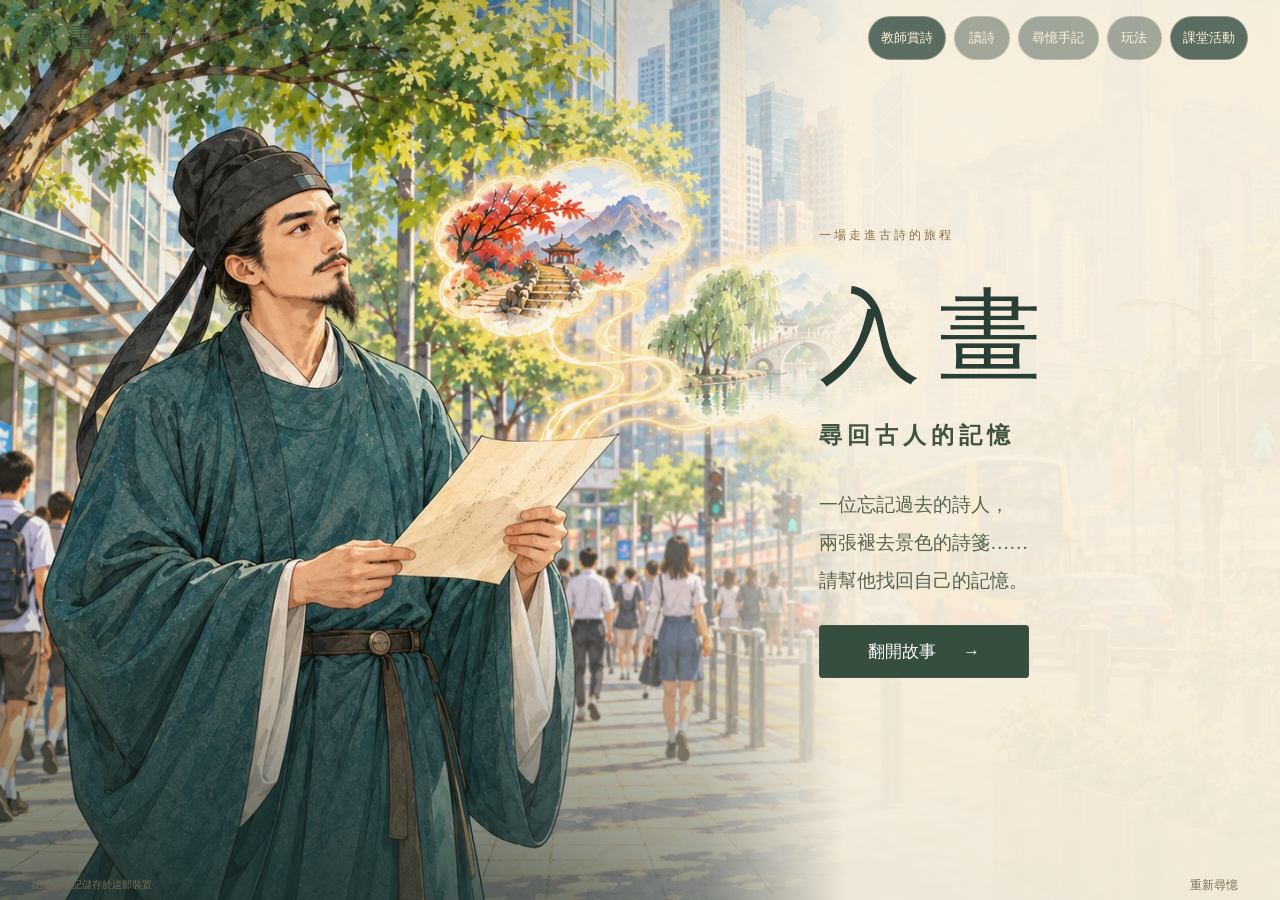
<file: index.html>
<!doctype html><html lang="zh-Hant"><head><meta charset="utf-8"><meta name="viewport" content="width=device-width,initial-scale=1"><meta name="theme-color" content="#29362f"><title>入畫｜尋回古人的記憶</title><link rel="stylesheet" href="./ruhua/style.css?v=20261120-complete-v2"><style>.score-card .classdojo-reward{margin:10px 0 0;color:#ffe1a0;font:700 clamp(26px,4vw,36px)/1.3 system-ui,sans-serif;overflow-wrap:anywhere}</style></head><body>
<header><a href="#" id="brand"><strong>入畫</strong><span>尋回古人的記憶</span></a><nav aria-label="工具"><a class="student-activity-link" href="./appreciation.html">教師賞詩</a><button data-modal="poem">讀詩</button><button data-modal="journal">尋憶手記</button><button data-modal="help">玩法</button><a class="student-activity-link" href="./activities.html">課堂活動</a></nav></header>
<main id="main"><section id="landscape" aria-label="可移動觀看的水彩秋山"><div id="world"></div><div class="scene-top"><span>第一章・秋山歸憶</span><span id="progress"></span><span id="score-badge" role="status" aria-live="polite" hidden></span></div><div id="intro-art" hidden><div class="book-aura" aria-hidden="true"></div><div class="storybook" role="img" aria-label="一本緩緩翻開的古詩課本，左頁寫着山行，右頁寫着江南春"><div class="book-base"></div><div class="book-page page-left"><span class="page-heading">山行</span><span class="page-verses">遠上寒山石徑斜<br>白雲生處有人家<br>停車坐愛楓林晚<br>霜葉紅於二月花</span></div><div class="book-page page-right"><span class="page-heading">江南春</span><span class="page-verses">千里鶯啼綠映紅<br>水村山郭酒旗風<br>南朝四百八十寺<br>多少樓臺煙雨中</span></div><div class="book-turn turn-one" aria-hidden="true"></div><div class="book-turn turn-two" aria-hidden="true"></div><div class="book-cover" aria-hidden="true"><span>古詩</span><small>入畫 · 尋憶</small></div><div class="book-spine" aria-hidden="true"></div></div><img id="visitor" alt="一位身穿古裝的陌生男子從書中浮現"><p class="opening-caption" role="status">書頁翻動，一段往事正在甦醒……</p></div><div id="home"><p class="kicker">一場走進古詩的旅程</p><h1>入畫</h1><h2>尋回古人的記憶</h2><p>一位忘記過去的詩人，<br>兩張褪去景色的詩箋……<br>請幫他找回自己的記憶。</p><button id="start" class="primary">翻開故事 <span aria-hidden="true">→</span></button></div><div class="scene-bottom"><p id="scene-status" role="status" hidden>秋山正在浮現……</p><div id="views"><button id="scene-replay" hidden>再看景物</button><button data-view="poet">看杜牧</button><button data-view="wide">看全景</button><button data-view="angle">換個角度</button><button data-zoom="0.8" aria-label="放大景物">＋</button><button data-zoom="1.25" aria-label="縮小景物">−</button></div><small>拖曳看景・雙指縮放</small></div></section><aside id="reveal-banner" aria-label="新景物出現" hidden><p id="reveal-title" role="status"></p><p id="reveal-detail"></p><p id="reveal-quote"></p><button id="reveal-continue" type="button">看到了，繼續</button></aside><section id="panel" aria-label="故事與尋憶任務" hidden></section><button id="task-toggle" class="task-toggle" type="button" aria-controls="panel" aria-expanded="true" hidden>收起任務 ▾</button></main>
<footer><span id="save-status" role="status">記憶與手記儲存於這部裝置</span><button id="reset">重新尋憶</button></footer>
<dialog id="verse-screen" aria-labelledby="verse-title"><div class="verse-content"><p class="verse-kicker">山行 · 杜牧</p><h2 id="verse-title"></h2><button id="enter-verse" type="button">走入詩句 <span aria-hidden="true">→</span></button></div></dialog><dialog id="modal"><button id="close-modal" class="close" aria-label="關閉">×</button><div id="modal-content"></div></dialog><script type="module" src="./ruhua/app.mjs?v=20261120-complete-v2"></script></body></html>
</file>
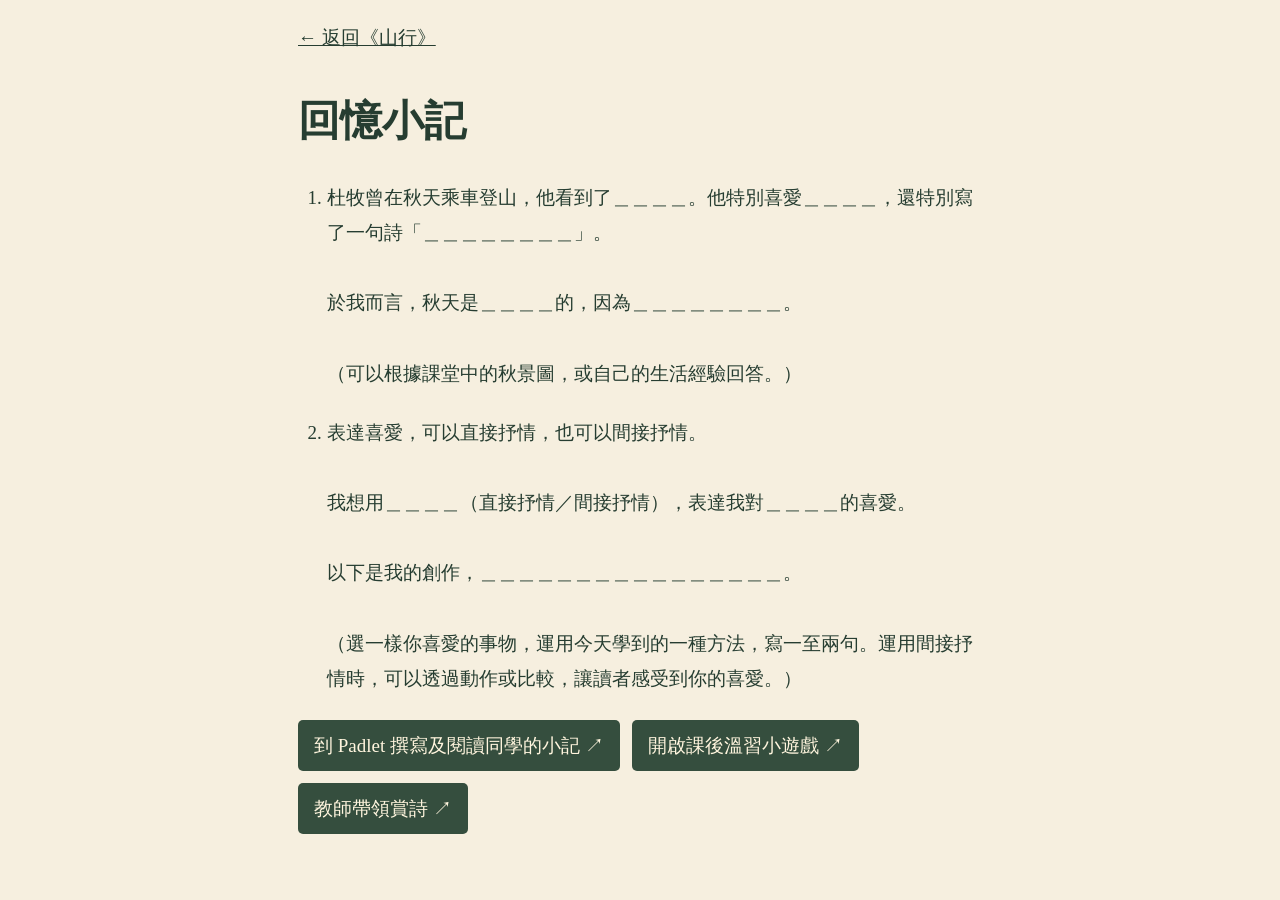
<file: activities.html>
<!doctype html>
<html lang="zh-Hant-HK"><meta charset="utf-8"><meta name="viewport" content="width=device-width, initial-scale=1"><title>課堂活動｜入畫</title>
<style>
*{box-sizing:border-box}body{margin:0;background:#f6efdf;color:#263d31;font:19px/1.85 "Songti TC","Noto Serif TC",serif}
header,main{max-width:780px;margin:auto;padding:20px clamp(20px,6vw,48px)}header a{color:inherit}
main{padding-top:8px}h1{font-size:clamp(28px,5vw,42px);margin:0 0 12px}ol{padding-inline-start:1.5em}li{white-space:pre-line}li+li{margin-top:24px}
.activity-links{display:flex;gap:12px;flex-wrap:wrap;margin-top:24px}.activity-links a{display:inline-flex;align-items:center;min-height:48px;padding:8px 16px;border-radius:5px;background:#354e3e;color:#fff5de;text-decoration:none}.activity-links a:hover{text-decoration:underline}a:focus-visible{outline:3px solid #99592d;outline-offset:4px}
</style><header><a href="./index.html">← 返回《山行》</a></header><main><h1>回憶小記</h1><ol><li>杜牧曾在秋天乘車登山，他看到了＿＿＿＿。他特別喜愛＿＿＿＿，還特別寫了一句詩「＿＿＿＿＿＿＿＿」。

於我而言，秋天是＿＿＿＿的，因為＿＿＿＿＿＿＿＿。

（可以根據課堂中的秋景圖，或自己的生活經驗回答。）</li><li>表達喜愛，可以直接抒情，也可以間接抒情。

我想用＿＿＿＿（直接抒情／間接抒情），表達我對＿＿＿＿的喜愛。

以下是我的創作，＿＿＿＿＿＿＿＿＿＿＿＿＿＿＿＿。

（選一樣你喜愛的事物，運用今天學到的一種方法，寫一至兩句。運用間接抒情時，可以透過動作或比較，讓讀者感受到你的喜愛。）</li></ol><div class="activity-links"><a href="https://padlet.com/ythan/padlet-s025j7z6d0p4sdrxka86" target="_blank" rel="noopener noreferrer">到 Padlet 撰寫及閱讀同學的小記 ↗</a><a href="https://sayo.ai/zh-HK/hub/cmwk32nnr000i08ldizsfd39b" target="_blank" rel="noopener noreferrer">開啟課後溫習小遊戲 ↗</a><a href="./appreciation.html">教師帶領賞詩 ↗</a></div></main></html>
</file>
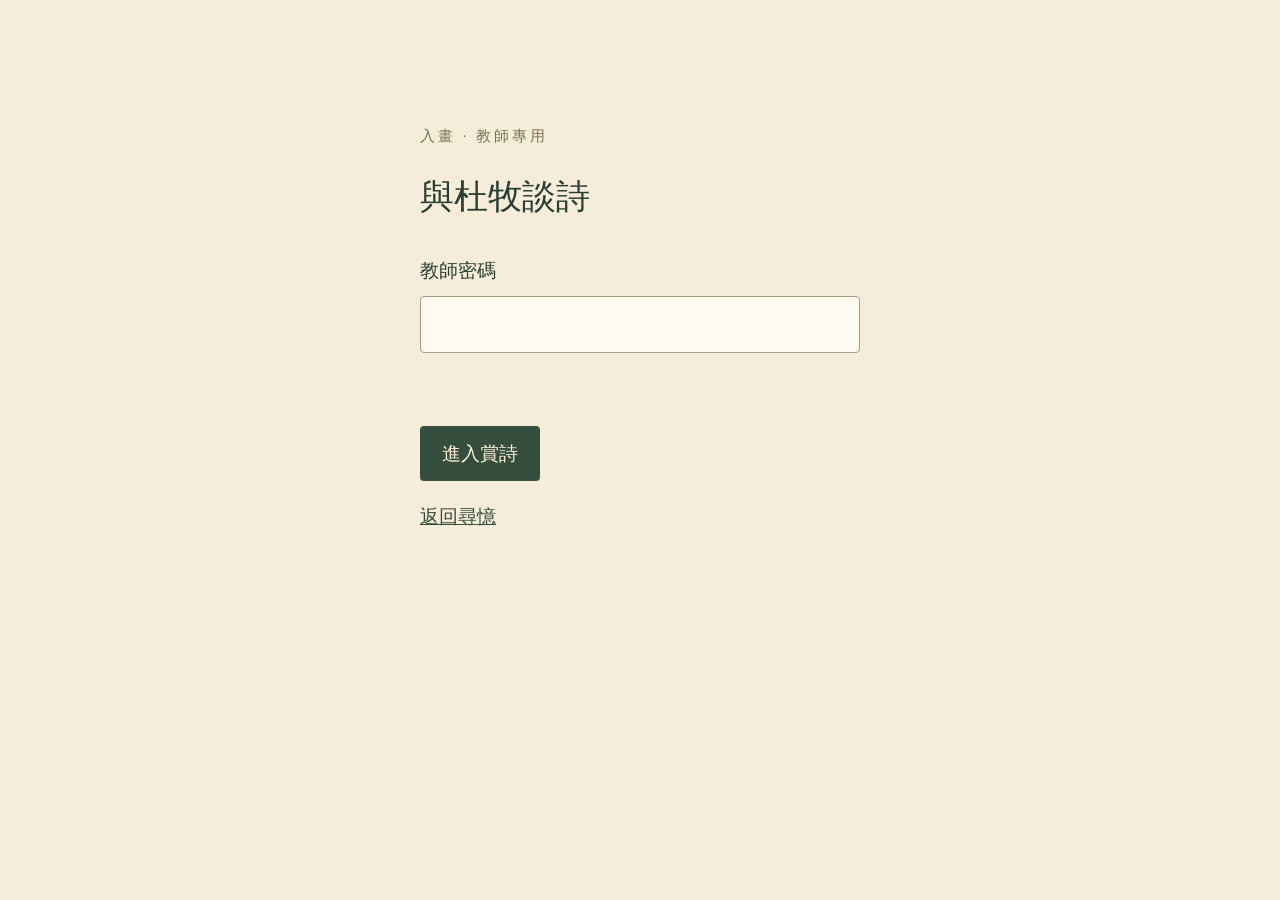
<file: appreciation.html>
<!doctype html>
<html lang="zh-Hant-HK"><head><meta charset="utf-8"><meta name="viewport" content="width=device-width,initial-scale=1"><meta name="robots" content="noindex"><meta name="referrer" content="same-origin"><title>教師賞詩｜入畫</title>
<style>*{box-sizing:border-box}body{margin:0;background:#f5edda;color:#293e34;font:19px/1.85 "Songti TC","Noto Serif TC",serif;padding:12vh 7vw}main{max-width:440px;margin:auto}h1{font-size:34px;font-weight:500;margin:8px 0 24px}.eyebrow{font-size:15px;color:#7b704e;letter-spacing:3px}label,input,button{display:block}input{width:100%;font:inherit;padding:10px 12px;border:1px solid #a49b80;background:#fffaf0;border-radius:4px;min-height:48px;margin-top:8px}button{font:inherit;background:#354e3e;color:#fff2d8;border:0;border-radius:4px;padding:10px 22px;min-height:48px;margin:18px 0;cursor:pointer}button:disabled{opacity:.6;cursor:wait}a{color:#354e3e}#login-status{color:#8d432c;min-height:1.85em}input:focus-visible,button:focus-visible,a:focus-visible{outline:3px solid #aa753e;outline-offset:4px}</style></head>
<body><main><p class="eyebrow">入畫 · 教師專用</p><h1>與杜牧談詩</h1><form id="teacher-login"><label for="teacher-password">教師密碼</label><input id="teacher-password" type="password" autocomplete="off" autocapitalize="off" spellcheck="false" maxlength="128" aria-describedby="login-status"><p id="login-status" role="status" aria-live="polite"></p><button type="submit">進入賞詩</button></form><a href="./index.html">返回尋憶</a><noscript><p>請啟用 JavaScript 後再開啟教師賞詩。</p></noscript></main><script type="module" src="./ruhua/teacher-unlock.mjs?v=20261120-complete-v2"></script></body></html>
</file>
<file: ruhua/style.css>
:root{color-scheme:light;--ink:#343c32;--muted:#707463;--paper:#faf6ec;--line:#d9d6c6;--red:#924731;--green:#3d5a48;font-family:var(--reading-font);font-size:16px}*{box-sizing:border-box}body{margin:0;background:#eee8d9;color:var(--ink)}button,a,input,textarea{-webkit-tap-highlight-color:transparent}button{font:inherit;color:inherit;cursor:pointer;border:1px solid var(--line);border-radius:7px;padding:.65rem .85rem;background:var(--paper);touch-action:manipulation}button:hover{border-color:var(--green);background:#eeeddf}button:focus-visible,a:focus-visible,input:focus-visible,textarea:focus-visible{outline:3px solid #a56b3f;outline-offset:3px}button:disabled{opacity:.4;cursor:default}button.primary{background:var(--green);color:white;border-color:var(--green);font-weight:600;padding:.9rem 1.4rem}button.primary:hover{background:#2c4938}.primary span{margin-left:1.4rem}header{height:76px;padding:0 3%;display:flex;align-items:center;justify-content:space-between;border-bottom:1px solid var(--line);background:#f8f3e8}#brand{text-decoration:none;color:var(--ink);display:flex;align-items:center;gap:18px}#brand strong{font:700 29px var(--reading-font);letter-spacing:6px}#brand span{font-size:13px;letter-spacing:2px}nav{display:flex;gap:8px}nav button{background:transparent;font-size:14px}main{display:grid;grid-template-columns:minmax(0,1.4fr) minmax(350px,1fr);min-height:calc(100svh - 122px);max-width:1800px;margin:auto;overflow:clip}main.home-mode,main.free-mode{grid-template-columns:1fr}#landscape{position:relative;min-height:600px;overflow:clip;background:#f3eddf;isolation:isolate}#world{position:absolute;inset:0}#world canvas{display:block;width:100%;height:100%;touch-action:none}.scene-top{position:absolute;top:24px;left:26px;right:26px;display:flex;gap:12px;justify-content:space-between;pointer-events:none;font-size:13px;letter-spacing:2px;color:#586451}.scene-top>span{padding:7px 10px;background:#faf6ece0;border-radius:4px}#progress{letter-spacing:0}.scene-bottom{position:absolute;bottom:20px;left:24px;right:24px;pointer-events:none}.scene-bottom button{pointer-events:auto;font-size:13px;background:#faf6eceb;backdrop-filter:blur(8px)}#views{display:flex;gap:6px;flex-wrap:wrap}.scene-bottom small{display:block;margin-top:8px;color:#66705c;letter-spacing:1px;text-shadow:0 0 6px #faf6ec}#scene-status{max-width:max-content;background:#faf6ece8;padding:5px 8px;font-size:12px;border-radius:4px;color:#66705c}#panel{background:var(--paper);border-left:1px solid var(--line);padding:36px clamp(22px,3vw,48px);display:flex;flex-direction:column;justify-content:center;min-width:0}#panel[hidden],#home[hidden],#intro-art[hidden]{display:none}.kicker{font-size:12px;letter-spacing:3px;color:var(--muted);margin:0 0 15px}h1,h2,h3,blockquote,.frame,.poem-text{font-family:var(--reading-font)}h2{font-size:25px;font-weight:600;letter-spacing:2px;line-height:1.5;margin:0 0 20px}.poem-line{font-size:25px;letter-spacing:3px;color:var(--red);margin:0 0 24px;border-bottom:1px solid var(--line);padding-bottom:20px;white-space:nowrap}.speaker{font-size:12px;letter-spacing:2px;color:var(--muted);margin:0 0 8px}.speech{font-size:17px;line-height:1.9;margin:0 0 20px}.narration{font-size:14px;line-height:1.9;color:var(--muted);margin:0 0 20px}fieldset{border:0;padding:0;margin:0}legend,.task{font-size:16px;font-weight:600;line-height:1.7;margin:0 0 14px;padding:0}label.choice{display:flex;align-items:center;gap:10px;padding:13px 14px;border:1px solid var(--line);border-radius:7px;margin-bottom:9px;cursor:pointer;line-height:1.6;background:#fffdf7}label.choice:has(input:checked){background:#e8eee3;border-color:#71846a}input[type=radio]{accent-color:var(--green);width:17px;height:17px;flex-shrink:0}.actions{margin-top:22px;display:flex;gap:10px;flex-wrap:wrap;align-items:center}.actions .primary{flex-grow:1}.feedback{font-size:15px;color:#8a4631;line-height:1.8;border-left:3px solid #bb8a66;padding:10px 14px;background:#f5ecde;margin:14px 0 0}.feedback:empty{display:none}.frame{font-size:24px;line-height:1.9;color:var(--green);padding:20px 0;margin:0 0 14px;border-block:1px solid var(--line)}.share-hint{font-size:14px;color:var(--muted);line-height:1.7}.note-fields{display:grid;gap:12px}.note-fields label{font-size:15px;line-height:1.8}.note-fields input,.note-fields textarea{display:block;width:100%;font:inherit;background:#fffdf7;border:1px solid var(--line);border-radius:6px;padding:10px;color:var(--ink);resize:vertical}.note-fields textarea{min-height:72px}.note-example{font-size:14px;line-height:1.8;color:var(--green);padding:12px;background:#edf0e5}footer{height:46px;display:flex;justify-content:space-between;align-items:center;padding:0 3%;font-size:11px;color:var(--muted);border-top:1px solid var(--line)}footer button{font-size:12px;padding:4px 10px;background:transparent;border:0}#home{position:relative;z-index:2;margin:100px 0 180px 10%;width:max-content;max-width:84%;padding:24px 32px;background:#f8f3e8e8;box-shadow:0 20px 70px #66633a09;border-radius:3px}#home h1{font-size:clamp(64px,8vw,108px);letter-spacing:16px;margin:0 0 8px;font-weight:500}#home h2{font-size:20px;letter-spacing:5px}#home>p:not(.kicker){font-size:16px;line-height:2.1;margin:24px 0}#home .primary{min-width:210px}.home-mode #views,.home-mode #scene-status,.home-mode .scene-bottom small{display:none}#intro-art{position:absolute;inset:14% 10% 20%;display:flex;align-items:flex-end;justify-content:center;pointer-events:none;background:radial-gradient(ellipse,#fbf7eddd,transparent 70%)}.book{position:absolute;bottom:0;width:min(90%,400px);height:160px;display:flex;filter:drop-shadow(0 20px 18px #393b3325);perspective:600px}.book span{display:block;width:50%;padding:26px;background:#fdf8e9;border:1px solid #c8bda0;font:26px var(--reading-font);color:#928d7b;text-align:center;transform:rotateY(-18deg);border-radius:4px 2px 2px 10px;box-shadow:inset -10px 0 18px #b8ab8b22}.book span+span{transform:rotateY(18deg);animation:page 1.8s ease-out}.book small{font-size:14px}#visitor{position:relative;height:90%;max-width:85%;object-fit:contain;filter:drop-shadow(0 5px 15px #61584133);animation:arrive 1.5s ease-out}.second-sheet{height:110px;background:linear-gradient(155deg,#ccd8bd33,#ffffff44),repeating-linear-gradient(110deg,transparent 0 16px,#7f93891a 17px 18px);border:1px solid var(--line);position:relative;margin-bottom:18px;display:flex;align-items:center;justify-content:center;color:#607a62;font:24px var(--reading-font);letter-spacing:6px}.second-sheet:before{content:'▱　▱';position:absolute;bottom:12px;right:24px;opacity:.25;font-size:40px}.coming{font-size:14px;color:var(--muted)}dialog{width:min(550px,calc(100vw - 30px));max-height:85svh;border:1px solid var(--line);padding:32px;background:var(--paper);border-radius:12px;color:var(--ink);box-shadow:0 20px 100px #252b3233}dialog::backdrop{background:#222b2666;backdrop-filter:blur(4px)}.close{float:right;border:0;background:transparent;font-size:24px;padding:0 5px;margin:-15px -10px 5px 10px}dialog h2{font-size:24px}dialog p{line-height:1.9}.poem-text{font-size:24px;line-height:2.2;letter-spacing:3px;text-align:center}.author{text-align:center;color:var(--muted)}.journal-list{padding-left:23px;line-height:2}.journal-note{background:#edf0e5;padding:16px;line-height:2;border-radius:6px}.free-mode #panel{position:absolute;width:1px;height:1px;padding:0;overflow:clip;clip-path:inset(50%)}.free-mode .scene-top:after{content:'記憶已復原';padding:7px;background:#faf6ece0;font-size:13px}#main.intro-mode #world{opacity:.2}#main.intro-mode .scene-bottom{display:none}@keyframes page{0%{transform:rotateY(-155deg)}100%{transform:rotateY(18deg)}}@keyframes arrive{0%{opacity:0;transform:translateY(60px) scale(.85)}100%{opacity:1;transform:none}}@media(min-width:1100px) and (max-height:850px){#panel{padding-block:24px}.speech{font-size:16px;margin-bottom:14px}.poem-line{margin-bottom:16px;padding-bottom:16px}.choice{font-size:15px}#landscape{min-height:590px}}@media(max-width:800px){header{height:66px;padding:0 14px}#brand{gap:8px}#brand strong{font-size:25px}#brand span{display:none}nav{gap:3px}nav button{font-size:12px;padding:8px}main{grid-template-columns:1fr;min-height:calc(100svh - 112px)}#landscape{min-height:460px;height:55svh}#panel{border-left:0;border-top:1px solid var(--line);padding:28px 22px;justify-content:start}.scene-top{top:14px;left:14px;right:14px;font-size:11px;letter-spacing:1px}.scene-bottom{left:14px;bottom:12px;right:14px}#home{margin:75px auto 130px;padding:20px 26px}#home h1{font-size:65px}#home>p:not(.kicker){font-size:14px;margin:14px 0}.home-mode #landscape{height:auto;min-height:calc(100svh - 112px)}.free-mode #landscape{height:calc(100svh - 112px)}#intro-art{inset:15% 10% 8%}.book{height:100px;width:280px}.book span{padding:12px;font-size:20px}h2{font-size:23px}.poem-line{font-size:23px;letter-spacing:3px}.frame{font-size:22px}footer{padding:0 14px}.scene-bottom button{font-size:12px;padding:8px}dialog{padding:26px}.poem-text{font-size:21px;letter-spacing:1px}}@media(prefers-reduced-motion:reduce){*,*:before,*:after{animation:none!important;scroll-behavior:auto!important}}
#progress:empty{display:none}@media(min-width:801px){main{height:calc(100svh - 122px);min-height:0}#landscape{min-height:0;height:100%}#panel{overflow-y:auto;justify-content:flex-start}#panel>.kicker{margin-top:auto}#panel>.actions:last-child,#panel>form:last-child{margin-bottom:auto}.home-mode #landscape{min-height:0}.home-mode #home{margin-block:60px 120px}.home-mode{min-height:620px}}@media(max-width:800px){.free-mode #landscape{min-height:0}.scene-bottom #scene-status{max-width:100%;line-height:1.7;font-size:11px}}
/* 《日暮之前》：滿幅水彩、暮色字幕與留白詩箋。 */
:root{--paper:#f5edda;--ink:#293e34;--muted:#b9c4af;--line:#d8c29a70;--green:#354e3e;--red:#e4c08a;font-family:var(--reading-font)}body{background:#28342e;color:#fff3dc}body>header{position:absolute;top:0;left:0;right:0;height:76px;border:0;background:linear-gradient(#23382b88,transparent);z-index:20;padding:0 32px}#brand{color:#fff3dc;text-shadow:0 2px 8px #23382d}#brand strong{font-weight:500}#brand span{font-family:var(--reading-font);letter-spacing:2px}nav button{color:#fff3dc;background:#233e3366;border-color:#f1e4c860;border-radius:22px;backdrop-filter:blur(7px);font-family:var(--reading-font);font-size:13px}nav button:hover{background:#536447c9;border-color:#f5dfb6}main,main.home-mode,main.free-mode{position:relative;display:block;height:100svh;min-height:720px;max-width:none;overflow:clip;margin:0}#landscape,.home-mode #landscape,.free-mode #landscape{position:absolute;inset:0;width:100%;height:100%;min-height:0}#world{background:#738478;touch-action:none;cursor:grab}#world:active{cursor:grabbing}.paint-lens{position:absolute;inset:-1%;transform-origin:50% 50%;will-change:transform}.paint-lens svg{width:100%;height:100%;display:block;overflow:visible;pointer-events:none}.paint-lens [data-layer],.paint-actor{transition:opacity 1.5s ease,filter 1.6s ease}.paint-actor foreignObject div,.paint-actor canvas{display:block;width:100%;height:100%}.paint-dusk{position:absolute;inset:0;background:linear-gradient(115deg,#e2b56e12,#b9793b0d 40%,#75432f15);pointer-events:none;transition:background 2s}.evening .paint-dusk{background:linear-gradient(115deg,#e2b56e26,#b9793b23 40%,#75432f45)}.paint-vignette{position:absolute;inset:0;background:linear-gradient(#1f302d45,transparent 22%,transparent 63%,#1c2e2aaf),linear-gradient(90deg,#23372d12,transparent 38%);pointer-events:none}.paint-falling{position:absolute;inset:0;pointer-events:none;opacity:0;transition:opacity 1.5s}.remembered .paint-falling{opacity:.7}.paint-falling i{position:absolute;left:76%;top:-5%;width:16px;height:20px;background:#ae502c;clip-path:polygon(50% 0,61% 29%,90% 17%,79% 46%,100% 51%,72% 76%,50% 100%,28% 76%,0 51%,21% 46%,10% 17%,39% 29%);animation:paint-fall 15s linear infinite}.paint-falling i:nth-child(2){left:86%;animation-delay:-5s;background:#c66e35}.paint-falling i:nth-child(3){left:68%;animation-delay:-9s}.scene-top{top:87px;left:32px;right:32px;font-family:var(--reading-font);letter-spacing:2px;color:#fff2d6;font-size:12px}.scene-top>span{padding:8px 12px;background:#344b3a7a;backdrop-filter:blur(6px);border:1px solid #f1d5a441;border-radius:3px}.scene-bottom{bottom:38px;left:32px;right:auto;max-width:55%;z-index:5}.scene-bottom #scene-status{background:transparent;color:#fff1d4a3;padding:0;font-size:11px;line-height:1.8;text-shadow:0 1px 5px #1c3026;max-width:100%}.scene-bottom button{background:#263f33ba;color:#fff2d6;border-color:#e7d8b580;border-radius:24px;font-family:var(--reading-font);font-size:13px;padding:10px 14px;min-height:42px}.scene-bottom button:hover{background:#536447e8}.scene-bottom small{color:#fff1d48f;font-size:10px;letter-spacing:1px;text-shadow:0 1px 4px #23382e}#panel{position:absolute;right:3%;bottom:100px;width:min(470px,42%);height:auto;max-height:calc(100% - 238px);min-width:0;padding:25px 28px;display:block;background:linear-gradient(110deg,#20382feb,#22382edb);color:#fff3dc;border:1px solid #e6c99135;border-left:2px solid #d5b785b0;border-radius:3px;box-shadow:0 8px 40px #152b2930;backdrop-filter:blur(9px);overflow:auto;scrollbar-width:thin;scrollbar-color:#c5ad7d70 transparent}#panel>.kicker{margin-top:0}#panel>.actions:last-child,#panel>form:last-child{margin-bottom:0}#panel h2{font-weight:500;font-size:25px;margin:0 0 16px;color:#fff0d0}#panel .kicker{color:#d6bb88;font-family:var(--reading-font);letter-spacing:3px;margin-bottom:9px;font-size:11px}.poem-line{font-size:25px;margin:0 0 17px;padding-bottom:16px;letter-spacing:3px;color:#f2d6a6;border-color:#e4c58c4d}.speaker{color:#e5c891;font-family:var(--reading-font);font-size:12px}.speech{font-family:var(--reading-font);font-size:20px;font-weight:500;line-height:1.85;margin-bottom:17px}.narration{font-size:14px;color:#dddac4;line-height:1.9}.task,legend{font-size:15px;font-weight:500;color:#f7edd6;line-height:1.8;margin-bottom:13px}.choice{font-size:15px}label.choice{padding:10px 12px;background:#f8ecd90a;border-color:#e8d3ac55;color:#fff2d9;border-radius:3px;gap:10px;margin-bottom:7px}label.choice:hover{background:#f8ecd919;border-color:#e8d3ac}label.choice:has(input:checked){background:#b694563b;border-color:#e5c38d}input[type=radio]{accent-color:#dfbd80;width:17px;height:17px}.actions{margin-top:18px;gap:9px}.actions button{background:transparent;border-color:#dbc3947d;color:#f2d6a6;font-family:var(--reading-font);border-radius:3px;font-size:14px}.actions button.primary{background:#3f5845;color:#fff1d7;border:1px solid #d2bd8b80;padding:12px 18px;min-height:47px;font-weight:500;font-size:16px}.actions button.primary:hover{background:#607052}.actions button:disabled{opacity:.45}.feedback{color:#f5d1a2;background:#d2a45d12;border-left-color:#d1b376;font-size:14px;padding:9px 12px}.frame{color:#f1d7a3;font-size:24px;line-height:1.85;padding:18px 0;margin-bottom:14px;border-color:#e4c58c4d}.share-hint{color:#e5dfcb;font-size:13px}.note-example{color:#f4ddb5;background:#f4e8ca10;font-size:14px;line-height:1.8;border-left:2px solid #c8ac79}.note-fields{gap:11px}.note-fields label{color:#ecdfc5;font-size:13px}.note-fields input,.note-fields textarea{background:#f8f0dfef;color:#293e34;border-color:#c5b895;padding:9px;font-family:var(--reading-font)}.note-fields textarea{min-height:67px}.coming{color:#ded5bb;font-size:13px}.second-sheet{background:linear-gradient(155deg,#bdcaa94d,#ffffff09),repeating-linear-gradient(110deg,transparent 0 16px,#ced4c827 17px 18px);color:#e0e4c8;border-color:#d9d3b960}.home-mode #home{position:absolute;inset:0;margin:0;padding:100px 9vw 95px;display:flex;flex-direction:column;justify-content:center;align-items:flex-start;width:100%;max-width:none;background:linear-gradient(90deg,#f9f0dff5,#f7efdcce 32%,#f4e6ca45 64%,transparent);border-radius:0;box-shadow:none;color:#293e34}#home .kicker{font-family:var(--reading-font);color:#886d47}#home h1{font-size:clamp(65px,8vw,106px);font-weight:500;letter-spacing:18px;margin:9px 0 13px}#home h2{font-size:23px;letter-spacing:5px;color:#405440;margin-bottom:17px}#home>p:not(.kicker){font-family:var(--reading-font);font-size:19px;line-height:2;margin:16px 0 25px;color:#56634d}#home .primary{font-family:var(--reading-font);border-radius:3px;border-color:#405843;font-size:17px;font-weight:500;padding:14px 28px;background:#354e3e;min-width:210px}.home-mode .scene-top{display:none}body:has(.home-mode)>header{background:transparent}body:has(.home-mode) #brand{color:#3e513f;text-shadow:none}body:has(.home-mode) #brand span{color:#746c53}#intro-art{inset:13% 48% 14% 7%;background:radial-gradient(ellipse,#fbf7edb0,transparent 75%);z-index:2}#main.intro-mode #world{opacity:.68}.book span{color:#76664b}footer{position:absolute;bottom:0;left:0;right:0;z-index:20;height:30px;border:0;color:#f1e4c692;padding:0 32px;background:linear-gradient(transparent,#1c30272b);font-size:10px}footer button{color:#efe3c9;font-family:var(--reading-font)}body:has(.home-mode) footer{color:#786d57;background:transparent}body:has(.home-mode) footer button{color:#786d57}.free-mode .scene-top:after{background:#344b3a7a;border:1px solid #f1d5a441;color:#fff2d6;font-size:12px;padding:8px 12px}.free-mode .scene-bottom{max-width:90%}dialog{background:#f5edda;color:#293e34;border-color:#c8b387}dialog .kicker,dialog .author{color:#857351}dialog button{color:#354e3e;border-color:#b4a480;background:#fff7e8}dialog .close{background:transparent;border:0}.journal-note{background:#e3e6d6;color:#354e3e}dialog .primary{background:#354e3e;color:#fff3dc}dialog::backdrop{background:#132b2270;backdrop-filter:blur(4px)}button:focus-visible,a:focus-visible,input:focus-visible,textarea:focus-visible{outline-color:#f8d386}
@keyframes paint-fall{to{transform:translate(-120px,100vh) rotate(190deg)}}
@media(max-width:1100px) and (min-width:801px){#panel{right:3%;width:43%;padding:22px;bottom:90px;max-height:calc(100% - 223px)}.speech{font-size:19px}.poem-line{font-size:23px;letter-spacing:2px}.scene-bottom{max-width:51%;left:22px}.scene-bottom button{font-size:12px;padding:9px 12px}.scene-top{left:22px;right:22px}.frame{font-size:22px}body>header{padding:0 22px}}
@media(max-width:800px){body>header{height:65px;padding:0 15px}main,main.home-mode,main.free-mode{height:auto;min-height:100svh;overflow:clip;padding-top:470px}#landscape{position:absolute;inset:0 0 auto;height:470px;min-height:0}.paint-lens{inset:0}.paint-lens svg{overflow:visible}#panel{position:relative;left:auto;right:auto;bottom:auto;width:auto;max-height:none;margin:0 15px 87px;padding:21px;overflow:visible;background:linear-gradient(110deg,#20382ff2,#22382eea)}.scene-top{top:78px;left:15px;right:15px;font-size:10px;letter-spacing:1px}.scene-top>span{padding:6px 8px}.scene-bottom{top:390px;bottom:auto;left:15px;right:15px;max-width:none}.scene-bottom #scene-status{display:none}.scene-bottom button{min-height:36px;padding:7px 10px;font-size:11px}.scene-bottom small{font-size:9px;margin-top:6px}.paint-vignette{background:linear-gradient(#1f302d50,transparent 22%,transparent 68%,#28342e)}.home-mode{padding:0!important;height:100svh!important;min-height:680px!important}.home-mode #landscape{height:100%;min-height:0}.home-mode #home{padding:100px 8vw 95px;background:linear-gradient(90deg,#f9f0dff0,#f7efdcbb 56%,#f4e6ca19)}#home h1{font-size:72px}#home h2{font-size:19px;letter-spacing:3px}#home>p:not(.kicker){font-size:17px}footer{padding:0 15px}#intro-art{inset:21% 15% 12%;max-width:430px;margin:auto}#visitor{height:100%}.book{height:100px;width:280px}#main.intro-mode #panel{margin-top:0}#panel h2{font-size:23px}.speech{font-size:20px}.poem-line{font-size:23px;letter-spacing:3px}.choice{font-size:15px}.free-mode{padding-top:0;min-height:100svh}.free-mode #landscape{height:100svh;min-height:0}.free-mode .scene-bottom{top:auto;bottom:45px}.free-mode .scene-top:after{font-size:10px;padding:6px 8px}.free-mode .scene-top{gap:5px}.free-mode #progress{display:none}.free-mode .paint-vignette{background:linear-gradient(#1f302d50,transparent 22%,transparent 66%,#1c2e2ac7)}nav button{font-size:12px;padding:8px}#brand strong{font-size:25px}}
@media(prefers-reduced-motion:reduce){.paint-lens [data-layer],.paint-actor,.paint-dusk,.paint-falling{transition:none!important}.paint-falling{display:none}}
.home-mode #world{background-image:url('../assets/city-home.webp')}.home-mode .paint-lens{opacity:0}#panel>.actions,#note-form>.actions{position:sticky;bottom:-25px;padding:12px 0 2px;background:linear-gradient(transparent,#243a30 25%);z-index:2}@media(max-width:800px){#panel>.actions,#note-form>.actions{position:static;background:transparent;padding:0}}
/* 看景時暫時收起任務；按鈕獨立於表單，不清除作答內容。 */
#panel[hidden],#task-toggle[hidden]{display:none!important}.task-toggle{position:absolute;right:3%;bottom:44px;z-index:25;display:inline-flex;align-items:center;justify-content:center;min-height:44px;padding:10px 18px;border:1px solid #ecd4a7a8;border-radius:24px;background:#263f33e6;backdrop-filter:blur(8px);color:#fff1d4;font:15px var(--reading-font);box-shadow:0 5px 18px #132a2229}.task-toggle:hover{background:#526347;border-color:#f5dfb6}.task-toggle:focus-visible{outline:3px solid #f8d386;outline-offset:4px}.task-collapsed .task-toggle{background:#354e3ef2}
@media(max-width:800px){.task-toggle{position:fixed;right:15px;bottom:43px;min-height:44px;padding:10px 16px;font-size:14px}#main.task-collapsed{height:100svh;min-height:640px;padding-top:0}#main.task-collapsed #landscape{height:100%;min-height:0}#main.task-collapsed .scene-bottom{top:auto;bottom:106px}#main.task-collapsed .paint-vignette{background:linear-gradient(#1f302d50,transparent 22%,transparent 66%,#1c2e2ab0)}}
/* 課本中的來客：翻書 → 詩題 → 人物，依次出現。 */
#intro-art{inset:17% 49% 12% 5%;display:block;perspective:1300px;overflow:visible;background:radial-gradient(ellipse at 50% 75%,#fff2cf8f,transparent 70%)}
.storybook{position:absolute;left:2%;bottom:15%;width:96%;height:clamp(170px,23vw,290px);transform:rotateX(24deg) rotateZ(-5deg);transform-style:preserve-3d;filter:drop-shadow(0 25px 20px #23362866)}
.book-base{position:absolute;inset:5px -6px -12px;background:linear-gradient(90deg,#4b4f3b,#7c7250 48%,#3c4a37 51%,#62664a);border:2px solid #a18e62;border-radius:9px 6px 10px 8px;box-shadow:0 5px 0 #c2ae82,0 9px 0 #5d654d}
.book-page{position:absolute;top:0;width:50%;height:100%;padding:24px 9px 16px;text-align:center;color:#504c3b;background:repeating-linear-gradient(0deg,#a8946510 0 1px,transparent 1px 4px),#f7efd8;border:1px solid #c7b58c;display:flex;flex-direction:column;align-items:center;justify-content:center;gap:17px;overflow:hidden}
.page-left{left:0;border-radius:8px 1px 0 8px;background-color:#eee2bf;box-shadow:inset -22px 0 24px -20px #64563988;transform-origin:right center}
.page-right{right:0;border-radius:1px 7px 8px 0;box-shadow:inset 22px 0 24px -20px #64563988}
.page-heading{font:clamp(25px,3vw,39px) var(--reading-font);letter-spacing:6px;padding-left:6px;color:#57492f}
.page-verses{font:clamp(10px,1.15vw,16px)/2.15 var(--reading-font);letter-spacing:1px;color:#817152;opacity:0}
.book-cover{position:absolute;left:50%;top:-3px;width:50%;height:calc(100% + 5px);transform-origin:left center;transform:rotateY(0);background:linear-gradient(105deg,#445844,#66755b 45%,#3f5746);border:2px solid #b49d6a;border-radius:1px 7px 8px 1px;backface-visibility:hidden;display:flex;align-items:center;justify-content:center;flex-direction:column;gap:16px;box-shadow:inset 0 0 0 8px #c2b17c24}
.book-cover>span{writing-mode:vertical-rl;font:34px var(--reading-font);letter-spacing:12px;color:#f4e4b6;border:1px solid #cfbb8277;padding:18px 12px}
.book-cover small{font:12px var(--reading-font);letter-spacing:2px;color:#e9d8aa}
.book-turn{position:absolute;left:50%;top:1px;width:50%;height:calc(100% - 2px);background:linear-gradient(90deg,#a69a7688,#f5ebd0 12%,#fff5dc 75%,#c9b98d);border:1px solid #d3c29a;border-radius:0 6px 7px 0;transform-origin:left center;transform:rotateY(0);backface-visibility:hidden}
.book-spine{position:absolute;top:0;left:calc(50% - 3px);width:6px;height:100%;background:linear-gradient(90deg,transparent,#75603e55,transparent);pointer-events:none}
#intro-art #visitor{position:absolute;left:18%;bottom:29%;width:64%;height:79%;max-width:none;object-fit:contain;object-position:center bottom;opacity:0;transform:translateY(45px) scale(.88);filter:blur(10px) drop-shadow(0 0 22px #fff0c2);animation:none;z-index:3;mask-image:linear-gradient(black 0 78%,transparent 100%)}
.book-aura{position:absolute;inset:9% 4% 20%;background:radial-gradient(ellipse at 50% 80%,#fff3cae0,transparent 66%);opacity:0;filter:blur(12px);pointer-events:none}
.opening-caption{position:absolute;left:0;right:0;bottom:0;text-align:center;font:15px/1.8 var(--reading-font);letter-spacing:2px;color:#fff2d6;text-shadow:0 2px 8px #20382f;margin:0}
#intro-art:not(.opening-play):not(.opening-revealed) .page-left{opacity:0}
.opening-play .page-left{animation:book-left-reveal 2.1s both}
.opening-play .book-cover{animation:book-unfold 2.3s cubic-bezier(.4,0,.2,1) both}
.opening-play .turn-one{animation:book-unfold 1.8s .55s ease-in-out both}
.opening-play .turn-two{animation:book-unfold 1.9s .95s ease-in-out both}
.opening-play .page-verses{animation:book-ink 1s 2.15s both}
.opening-play .book-aura{animation:book-ink 1.8s 2.5s both}
#intro-art.opening-play #visitor{animation:book-visitor 2.1s 3s both}
.opening-done .opening-caption,.opening-revealed .opening-caption{visibility:hidden}
.opening-revealed .book-cover,.opening-revealed .book-turn{transform:rotateY(-180deg)}
.opening-revealed .page-verses,.opening-revealed .book-aura{opacity:1}
#intro-art.opening-revealed #visitor{opacity:1;transform:none;filter:blur(0) drop-shadow(0 5px 15px #61584133)}
.opening-pending{visibility:hidden!important;pointer-events:none!important}
@keyframes book-unfold{0%{transform:rotateY(0)}100%{transform:rotateY(-180deg)}}
@keyframes book-left-reveal{0%,22%{opacity:0}100%{opacity:1}}
@keyframes book-ink{from{opacity:0}to{opacity:1}}
@keyframes book-visitor{0%{opacity:0;transform:translateY(45px) scale(.88);filter:blur(10px) drop-shadow(0 0 22px #fff0c2)}55%{opacity:.65;filter:blur(2px) drop-shadow(0 0 22px #fff0c2)}100%{opacity:1;transform:none;filter:blur(0) drop-shadow(0 5px 15px #61584133)}}
@media(max-width:800px){#intro-art{inset:100px 7% 34px;max-width:480px}.storybook{height:165px;bottom:9%;left:3%;width:94%}.book-page{padding:14px 6px;gap:8px}.page-heading{font-size:26px}.page-verses{font-size:11px;line-height:1.9;letter-spacing:0}#intro-art #visitor{height:92%;bottom:24%;left:21%;width:58%}.opening-caption{font-size:12px;bottom:-16px}.book-cover>span{font-size:25px;padding:12px 8px;letter-spacing:7px}.book-cover small{font-size:10px}}
@media(prefers-reduced-motion:reduce){.opening-play .book-cover,.opening-play .book-turn{transform:rotateY(-180deg)}.opening-play .page-left,.opening-play .page-verses,.opening-play .book-aura{opacity:1}#intro-art.opening-play #visitor{opacity:1;transform:none;filter:none}}
/* 每句詩先在黑色全屏中獨立呈現，由學生決定何時入畫。 */
#verse-screen{position:fixed;inset:0;width:100vw;height:100svh;max-width:none;max-height:none;margin:0;padding:30px;border:0;border-radius:0;background:#000;color:#f9f1df;box-shadow:none}
#verse-screen::backdrop{background:#000;backdrop-filter:none}
.verse-content{height:100%;display:flex;flex-direction:column;align-items:center;justify-content:center;gap:30px;text-align:center}
.verse-kicker{font:14px var(--reading-font);letter-spacing:6px;color:#b9aa8b;margin:0}
#verse-screen #verse-title{font:500 clamp(26px,5vw,66px)/1.8 var(--reading-font);letter-spacing:clamp(2px,1vw,12px);white-space:nowrap;color:#f9f1df;margin:0;animation:verse-appear 1.4s ease-out both}
#verse-screen #enter-verse{margin-top:24px;border:1px solid #c9b88b70;border-radius:3px;background:#000;color:#d5c39a;padding:13px 25px;font:16px var(--reading-font);letter-spacing:2px}
#verse-screen #enter-verse:hover{background:#201e17;border-color:#d5c39a}
@keyframes verse-appear{from{opacity:0;transform:translateY(8px)}to{opacity:1;transform:none}}
@media(max-width:450px){#verse-screen{padding:16px}#verse-screen #verse-title{font-size:26px;letter-spacing:3px}.verse-kicker{font-size:12px}.verse-content{gap:24px}}
/* 自選提示：先找字詞，再理解意思。 */
.hint-area{margin:0 0 17px}
#hint-button{font:14px var(--reading-font);min-height:42px;padding:9px 16px;border:1px solid #e5c58a9c;border-radius:22px;color:#f5dba6;background:#e3bd7612}
#hint-button:hover,#hint-button[aria-expanded=true]{background:#d9b56f26;border-color:#ffe3a8}
#hint-content{margin-top:10px;padding:3px 14px;border-left:2px solid #dbbe83;background:#e7cd9410;color:#f3e5c8;font-size:14px;line-height:1.85}
#hint-content p{margin:9px 0}
.poem-line mark{background:#f2d59a;color:#24392e;border-radius:3px;padding:2px 1px;box-shadow:0 0 0 2px #f2d59a33}
#hint-content[hidden],#reveal-banner[hidden],#scene-replay[hidden]{display:none!important}
/* 新景物出現時，暫讓整幅畫面留給學生觀看。 */
.revealing-scene #panel,.revealing-scene #task-toggle{visibility:hidden!important;pointer-events:none!important}
#reveal-banner{position:absolute;top:145px;left:32px;z-index:12;max-width:min(430px,calc(100% - 64px));padding:18px 22px;background:#20392fea;border:1px solid #e8cf945c;border-left:3px solid #ead298;border-radius:3px;color:#fff1d4;box-shadow:0 8px 30px #152c2930;backdrop-filter:blur(8px);pointer-events:auto}
#reveal-title{margin:0 0 8px;font:24px/1.5 var(--reading-font);color:#ffe6af}
#reveal-detail{margin:0;font-size:14px;line-height:1.8}
#reveal-quote{margin:10px 0 0;font:18px/1.7 var(--reading-font);letter-spacing:2px;color:#e9d6ac}
#reveal-continue{margin-top:14px;background:#45604a;border:1px solid #e1c68c8c;border-radius:3px;color:#fff1d4;font:14px var(--reading-font);min-height:42px;padding:10px 16px}
#reveal-continue:hover{background:#627658}
.memory-halo{filter:drop-shadow(0 0 9px #ffe7a4);animation:memory-breathe 2s ease-in-out infinite;transform-box:fill-box;transform-origin:center}
.memory-ring{opacity:.7}
@keyframes memory-breathe{0%,100%{opacity:.6;transform:scale(.97)}50%{opacity:1;transform:scale(1.025)}}
@media(max-width:800px){#reveal-banner{top:128px;left:15px;max-width:calc(100% - 30px);padding:13px 16px}#reveal-title{font-size:21px}#reveal-detail{font-size:13px}#reveal-quote{font-size:17px;margin-top:6px}#main.revealing-scene{height:100svh;min-height:640px;padding-top:0}#main.revealing-scene #landscape{height:100%;min-height:0}#main.revealing-scene .scene-bottom{top:auto;bottom:46px}.revealing-scene .paint-vignette{background:linear-gradient(#1f302d50,transparent 22%,transparent 68%,#1c2e2ab0)}}
@media(prefers-reduced-motion:reduce){.memory-halo{animation:none;opacity:1}}
/* 靜態山水與人物分開合成，人物走動不重畫 SVG 遮罩。 */
.paint-actor{position:absolute;left:0;top:0;width:512px;height:512px;transform-origin:0 0;pointer-events:none;will-change:transform;contain:layout paint}
.paint-actor canvas{position:absolute;inset:0;width:512px!important;height:512px!important}
.poet-shadow{position:absolute;left:211px;top:477px;width:90px;height:20px;border-radius:50%;background:#34433425}
/* 透明深綠底色保留；取消拖動時反覆取樣整幅畫的玻璃模糊。 */
#panel,#reveal-banner,.task-toggle,nav button,.scene-top>span,.scene-bottom button{backdrop-filter:none;-webkit-backdrop-filter:none}
.memory-halo{filter:none;animation:none;opacity:.9}
.paint-falling{display:none}
/* 提示展開只影響任務區，避免連帶重新排版山水。 */
#panel{contain:layout style;isolation:isolate;background:#20382ff5}
#world{contain:layout paint}

.teacher-entry{display:inline-flex;align-items:center;border-radius:25px;border:1px solid #ecd4a780;background:#3d5749bd;color:#fff1d4;text-decoration:none;padding:9px 14px;font-size:14px}.memory-end-actions{display:flex;gap:10px;flex-wrap:wrap;margin-top:20px}.memory-end-actions a{display:inline-flex;align-items:center;justify-content:center;text-decoration:none;border:1px solid #d3bf9077;background:#56694d;color:#fff1d4;padding:13px 16px;border-radius:5px;flex:1}@media(max-width:600px){header #brand span{display:none}header nav{gap:4px}.teacher-entry{font-size:12px;padding:8px}}
/* 使用預合成階段圖；只交替兩張圖片，不在平板即時計算七層遮罩。 */
.paint-frame{position:absolute;inset:0;display:block;width:100%;height:100%;object-fit:cover;object-position:center;pointer-events:none}
.paint-lens .focus-svg{position:absolute;inset:0;width:100%;height:100%;pointer-events:none}
#scene-status{display:none!important}
@media(prefers-reduced-motion:reduce){.paint-frame{transition:none}}

/* 背景只保留一張完整圖片，固定底圖不參與移動或疊影。 */
#world{background-image:none}.home-mode #world{background-image:url('../assets/city-home.webp')}
.paint-frame{opacity:1!important;transition:none!important}

/* 首頁回到現代街頭，右側留給故事引導，左側保留杜牧。 */
.home-mode #world{background-size:cover;background-position:center;background-repeat:no-repeat}
.home-mode #home{padding-left:64%;padding-right:4%;background:linear-gradient(90deg,transparent 38%,#f9f0df55 55%,#f9f0dff0 66%,#f9f0dff5)}
.home-mode .scene-bottom{display:none}
@media(max-width:800px){.home-mode #world{background-position:22% center}.home-mode #home{justify-content:flex-end;padding:90px 7vw 65px;background:linear-gradient(transparent 28%,#f9f0df66 42%,#f9f0dff5 65%)}.home-mode #home h1{font-size:54px;margin:0 0 4px}.home-mode #home h2{font-size:18px;margin:4px 0 8px}.home-mode #home>p:not(.kicker){font-size:16px;line-height:1.65;margin:8px 0 16px}.home-mode #home .kicker{margin:0 0 6px}}

.memory-end-actions button{background:#45604c;color:#fff1d4;border-color:#d3bf9077;min-height:44px;padding:12px 20px}.memory-end-actions button:hover{background:#5b7354}

/* 全頁採用一致宋體，保留詩句、對話與操作文字的字級層次。 */
:root{--reading-font:'Songti TC','Noto Serif TC','Source Han Serif TC','PMingLiU',serif}
button,input,textarea,select{font-family:var(--reading-font)}
#panel legend,#panel .task{font-size:18px;font-weight:500;line-height:1.8}
#panel .choice{font-size:17px;line-height:1.7}
#hint-content,.feedback,.share-hint{font-size:16px;line-height:1.8}
.scene-top{flex-wrap:wrap}#score-badge{font-size:13px;letter-spacing:1px}
#score-badge[hidden]{display:none}.question-score{font-size:14px;color:#e8cf9d;margin:12px 0 8px;line-height:1.6}
label.choice:has(input:disabled){opacity:.48;cursor:default}
.score-card{border:1px solid #e8cf9466;border-radius:4px;padding:12px 16px;margin:0 0 20px;background:#e3bd7610}
.score-card p{margin:5px 0;line-height:1.7;font-size:15px}.score-card strong{font-size:23px;font-weight:500;color:#f9d88d}
@media(max-width:800px){#score-badge{font-size:11px}#panel legend,#panel .task{font-size:17px}}

.poem-picker{border-top:1px solid #e8cf945c;margin-top:24px;padding-top:18px}.picker-intro,.picker-instruction{font-size:16px;line-height:1.8}.picker-modes{display:flex;flex-direction:column;gap:8px}.picker-modes button{color:#f9ebcf;background:#354e3e;border-color:#e5cc9466;text-align:left;font-size:15px;min-height:44px}.picker-modes button[aria-pressed=true]{background:#ecd7a8;color:#293e34;border-color:#ecd7a8}.annotation-poem{padding:14px 0;margin-top:12px;font-size:clamp(18px,1.65vw,24px);line-height:2.4;white-space:nowrap}.annotation-poem p{margin:4px 0;display:flex;align-items:baseline;justify-content:center}.annotation-poem button{position:relative;font:inherit;line-height:inherit;letter-spacing:0;padding:0 2px;min-height:44px;background:#f5dfaa0a;border:1px dashed #e5cc9477;border-radius:3px;color:#fff0d0}.annotation-poem button:hover{background:#e5cc9426}.annotation-poem button.scenery-picked{border-bottom:3px solid #f2ce77;background:#f2ce7720}.annotation-poem button.favorite-picked{color:#ffe4c4;background:#b953424a;border-color:#edac8b}.favorite-seal{font-size:10px;position:absolute;top:-10px;right:1px;color:#ffb18f;line-height:1}.picker-key{display:flex;gap:14px;flex-wrap:wrap;font-size:13px;color:#e2c895}.picker-summary{font-size:15px;line-height:1.8;padding:10px 12px;background:#e8cf9410}.picker-summary p{margin:3px 0}.picker-actions{display:flex;gap:10px;flex-wrap:wrap;margin-top:16px}.picker-actions button{font-size:15px;color:#fff1d4;background:#45604c;border-color:#d3bf9077;min-height:44px}.picker-discussion{margin-top:16px;padding:5px 14px;border-left:2px solid #e2bf80;color:#f8e5bd;font-size:16px;line-height:1.8}.picker-discussion p{margin:9px 0}@media(max-width:800px){.annotation-poem{font-size:21px}.picker-actions button{flex:1;padding:10px}.picker-key{font-size:12px}}@media(max-width:360px){.annotation-poem{font-size:18px}}

/* 所有字外觀相同，不預先透露詞語邊界；標記工具跟隨圈選區。 */
.picker-toolbar{position:sticky;top:-25px;z-index:4;background:#20382f;padding:12px 0 8px;border-bottom:1px solid #e8cf9444}.picker-modes{flex-direction:row;gap:8px}.picker-modes button{flex:1;text-align:center;padding:10px 6px;font-size:16px}.picker-instruction{font-size:15px;line-height:1.7;margin:10px 0 2px}
.free-annotation{font-size:26px;line-height:1.9;padding:18px 0 8px}.free-annotation p{gap:0;margin:7px 0}.free-annotation button{display:inline-flex;align-items:center;justify-content:center;width:36px;min-width:36px;min-height:48px;line-height:1.6;padding:0;border:2px solid transparent;border-radius:3px;background:transparent;color:#fff0d0;box-shadow:none}.free-annotation button:hover{border-color:transparent;background:#e5cc941a}.free-annotation button.scenery-picked{border:2px solid transparent;border-bottom:3px solid #f2ce77;background:#f2ce771a}.free-annotation button.favorite-picked{border:2px solid transparent;color:#ffd6bd;background:#b953424a}.free-annotation .favorite-seal{font-size:16px;top:-12px;right:2px;color:#ffb18f}.free-annotation button:focus-visible{outline:2px solid #f4d795;outline-offset:0}
@media(max-width:800px){.picker-toolbar{top:0}.free-annotation{font-size:25px}.free-annotation button{width:35px;min-width:35px}.picker-modes button{font-size:15px}}@media(max-width:360px){.free-annotation button{width:32px;min-width:32px}.free-annotation{font-size:23px}}


/* 短暫加深背景，讓多色煙花、光點與殘影清楚可見。 */
.screen-fireworks{position:fixed;inset:0;z-index:10000;overflow:hidden;pointer-events:none;contain:strict;background:#08132488;animation:firework-stage 5s linear both}
.vivid-fireworks{display:block;width:100%;height:100%;pointer-events:none}
@keyframes firework-stage{0%{opacity:0}5%,72%{opacity:1}100%{opacity:0}}
.still-star{position:absolute;inset:35% 0 auto;text-align:center;color:#ffd877;font-size:64px;letter-spacing:30px}.fireworks-still{animation:none;background:#08132444}
.effect-title{color:#f5d38b;font-size:18px!important}.picker-retry{border-color:#c5aa80}.picker-success{border-color:#ebcd7c}


.bomb-toss-overlay{position:fixed;inset:0;z-index:10000;overflow:hidden;pointer-events:none;contain:strict}
.flying-bomb{position:absolute;left:0;top:0;font:clamp(76px,13vmin,112px)/1.2 'Apple Color Emoji','Segoe UI Emoji','Noto Color Emoji',sans-serif;display:block;will-change:transform,opacity;transform-origin:50% 50%;pointer-events:none}
.bomb-toss-still .flying-bomb{left:50%;top:42%;transform:translate(-50%,-50%)}
@media(prefers-reduced-motion:reduce){.screen-fireworks{animation:none}}

.poet-invitation{display:flex;align-items:center;gap:14px;border-top:1px solid #b6a583;padding-top:18px;margin-top:20px}.poet-invitation img{width:90px;height:170px;object-fit:contain;flex-shrink:0}.poet-invitation .primary{display:inline-block;text-decoration:none;padding:10px 14px}.poet-invitation p{line-height:1.8}

.student-activity-link{display:inline-flex;align-items:center;min-height:44px;padding:6px 12px;color:#fff3dc;text-decoration:none;border:1px solid #f1e4c860;border-radius:22px;background:#233e33bb;font-size:13px;white-space:nowrap}
@media(max-width:480px){.student-activity-link{padding-inline:8px;font-size:12px}}

#poet-name-form>label{display:block;margin-bottom:10px}#poet-name{display:block;width:100%;box-sizing:border-box;min-height:48px;padding:10px 12px;font-family:var(--reading-font);font-size:18px;background:#f8f0df;color:#293e34;border:1px solid #c5b895;border-radius:3px}#poet-name[aria-invalid="true"]{border-color:#e9b786}#name-feedback:empty{display:none}
</file>
